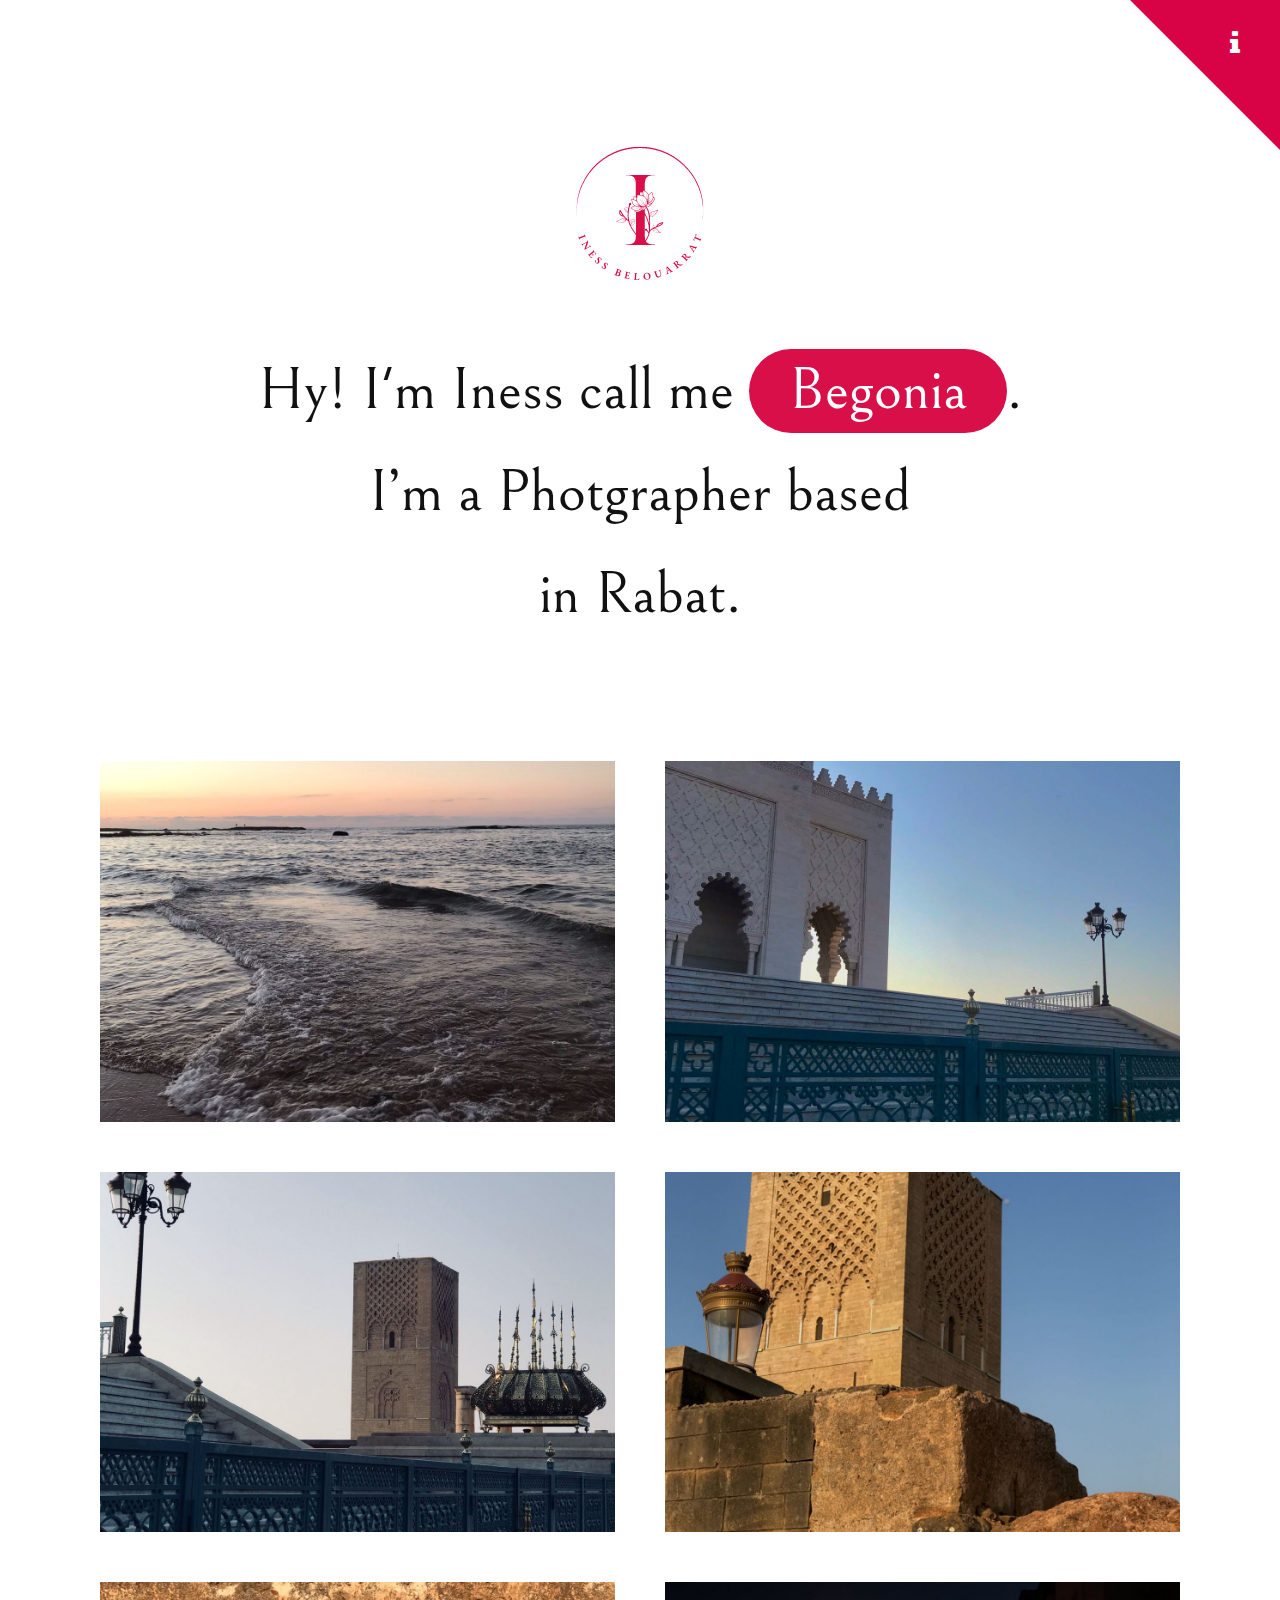
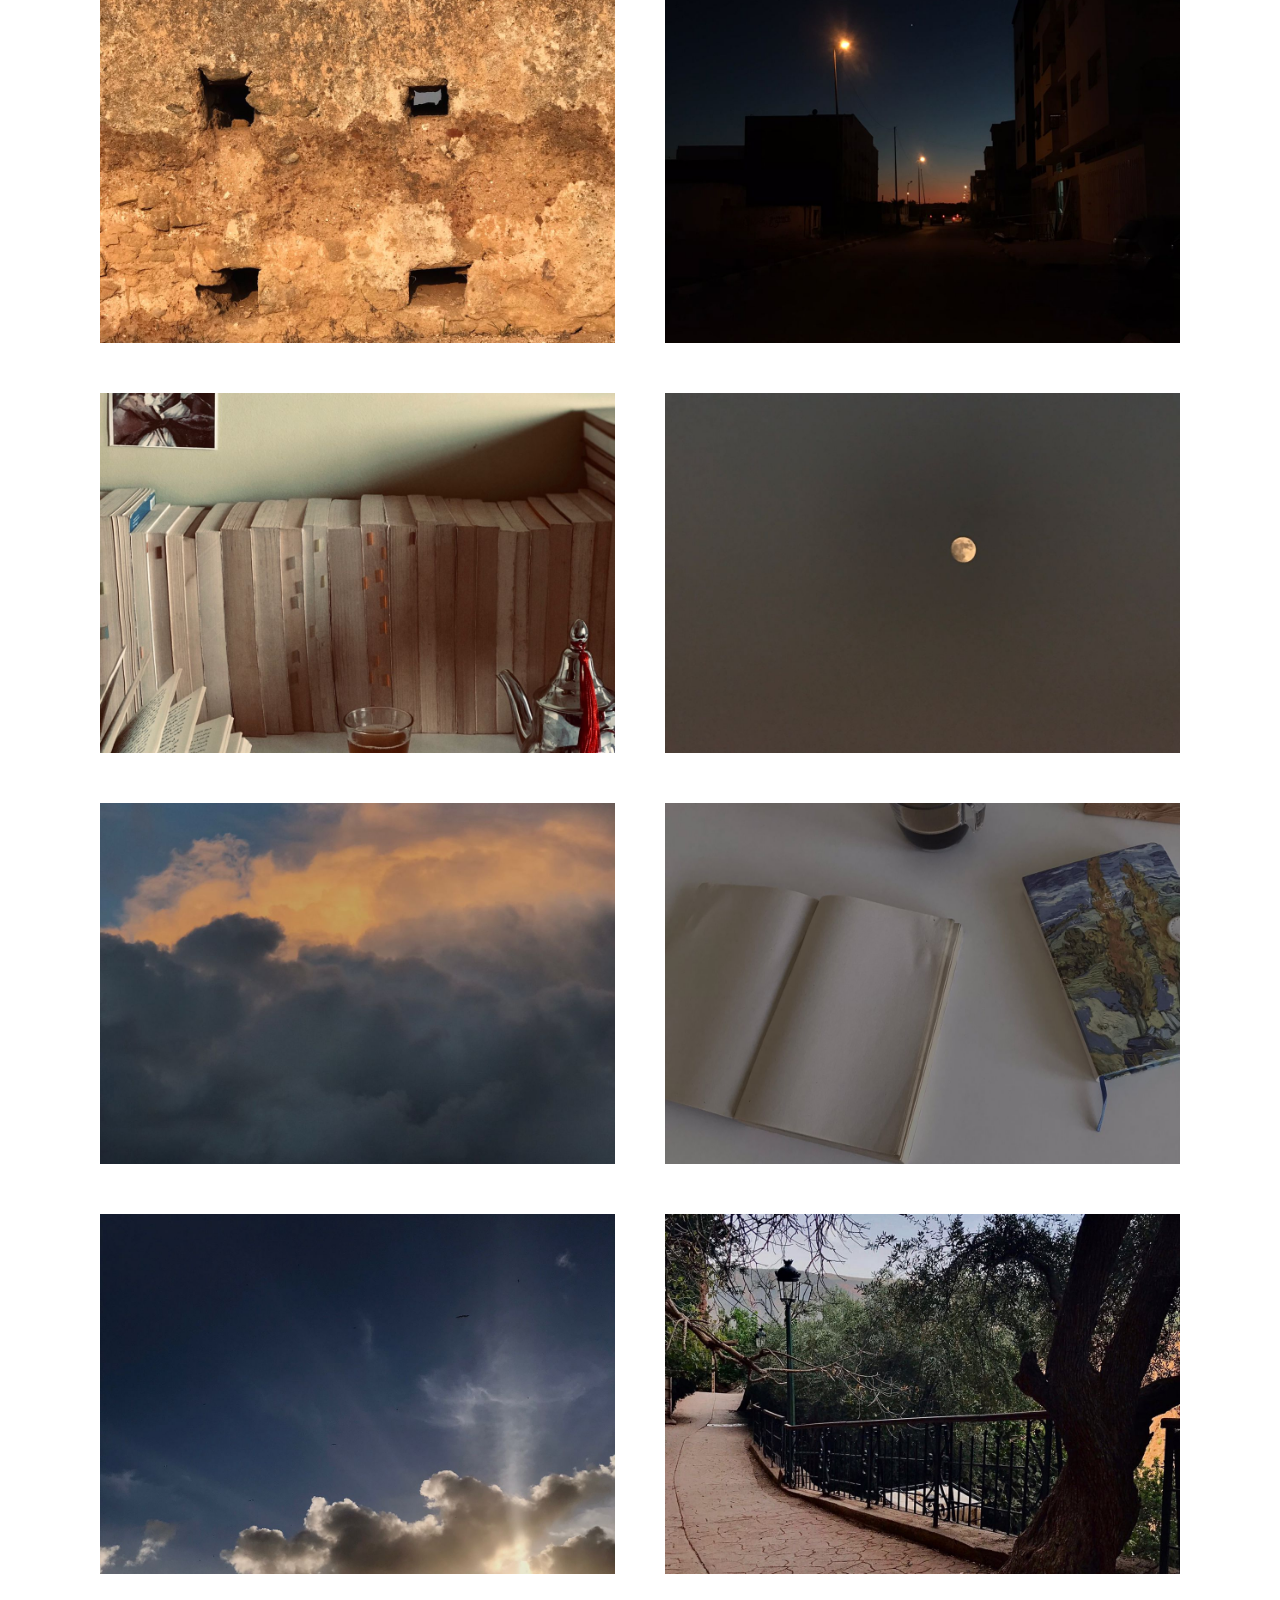
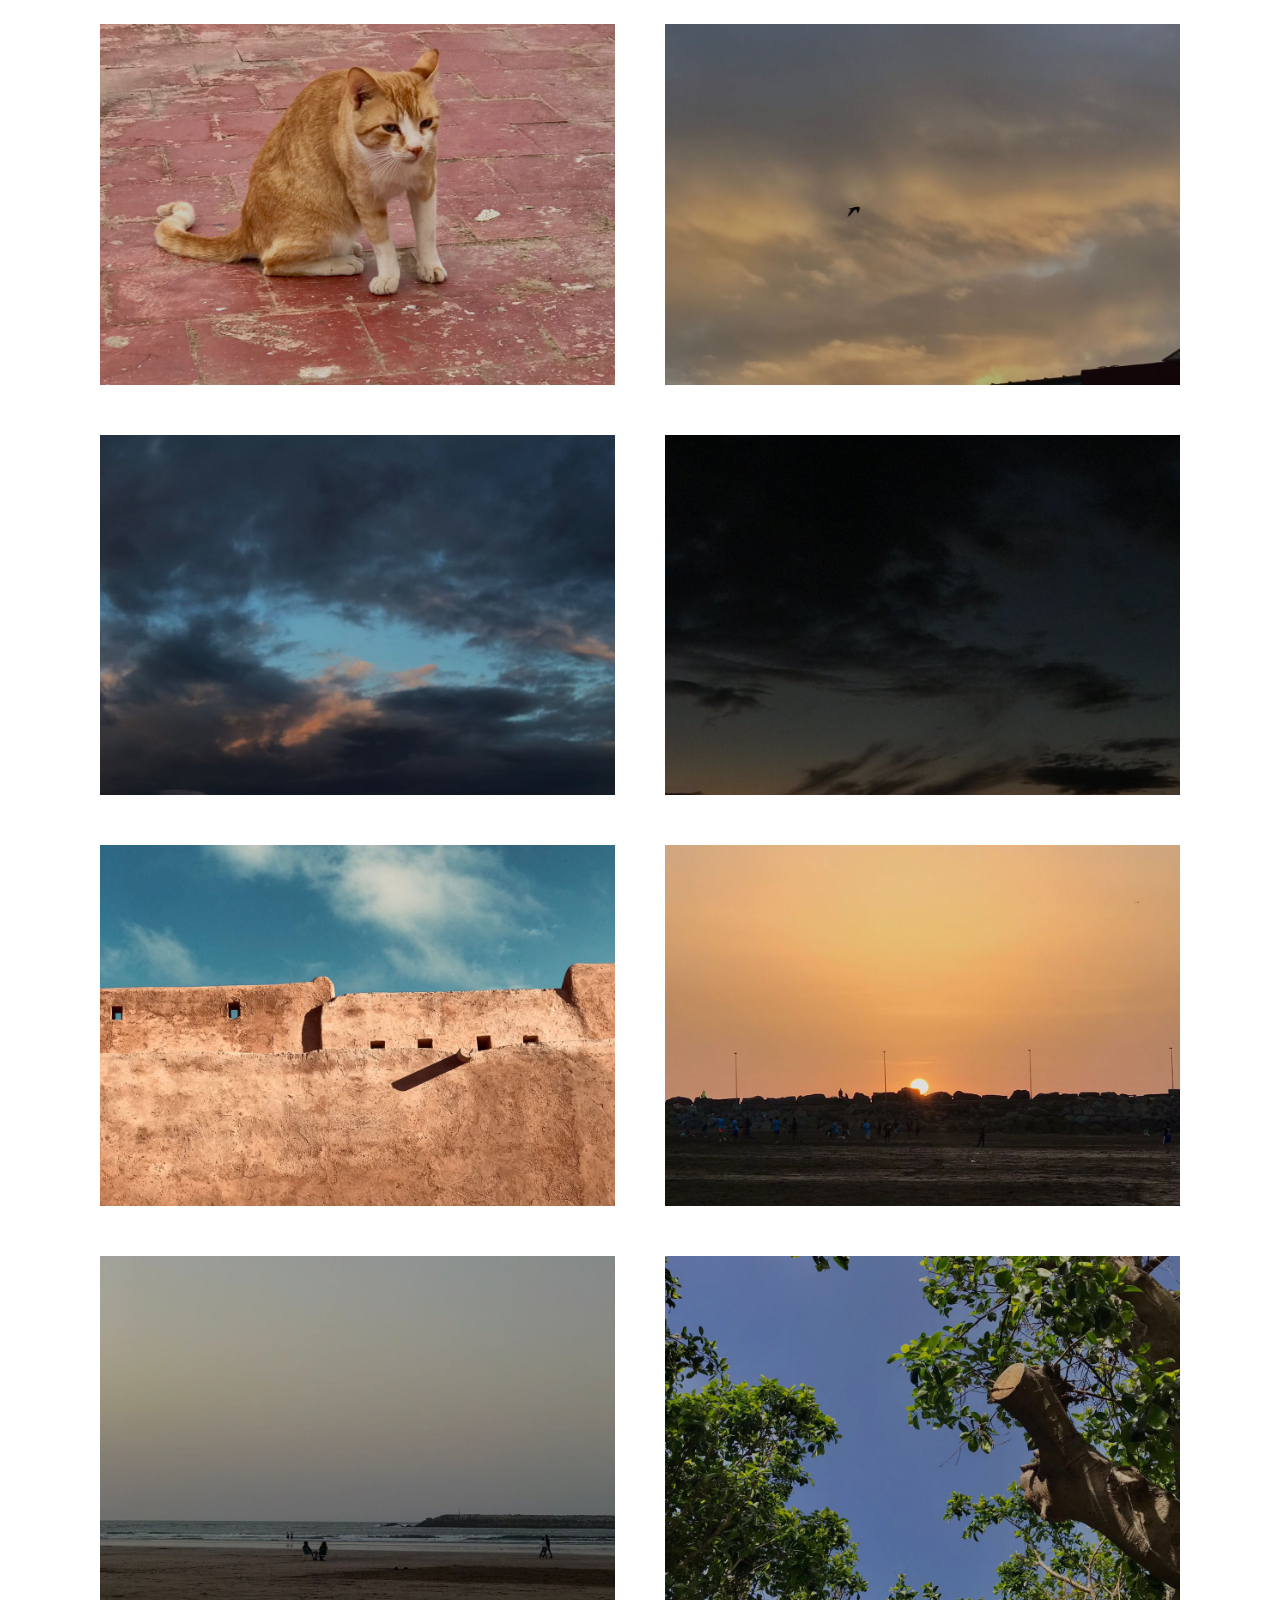
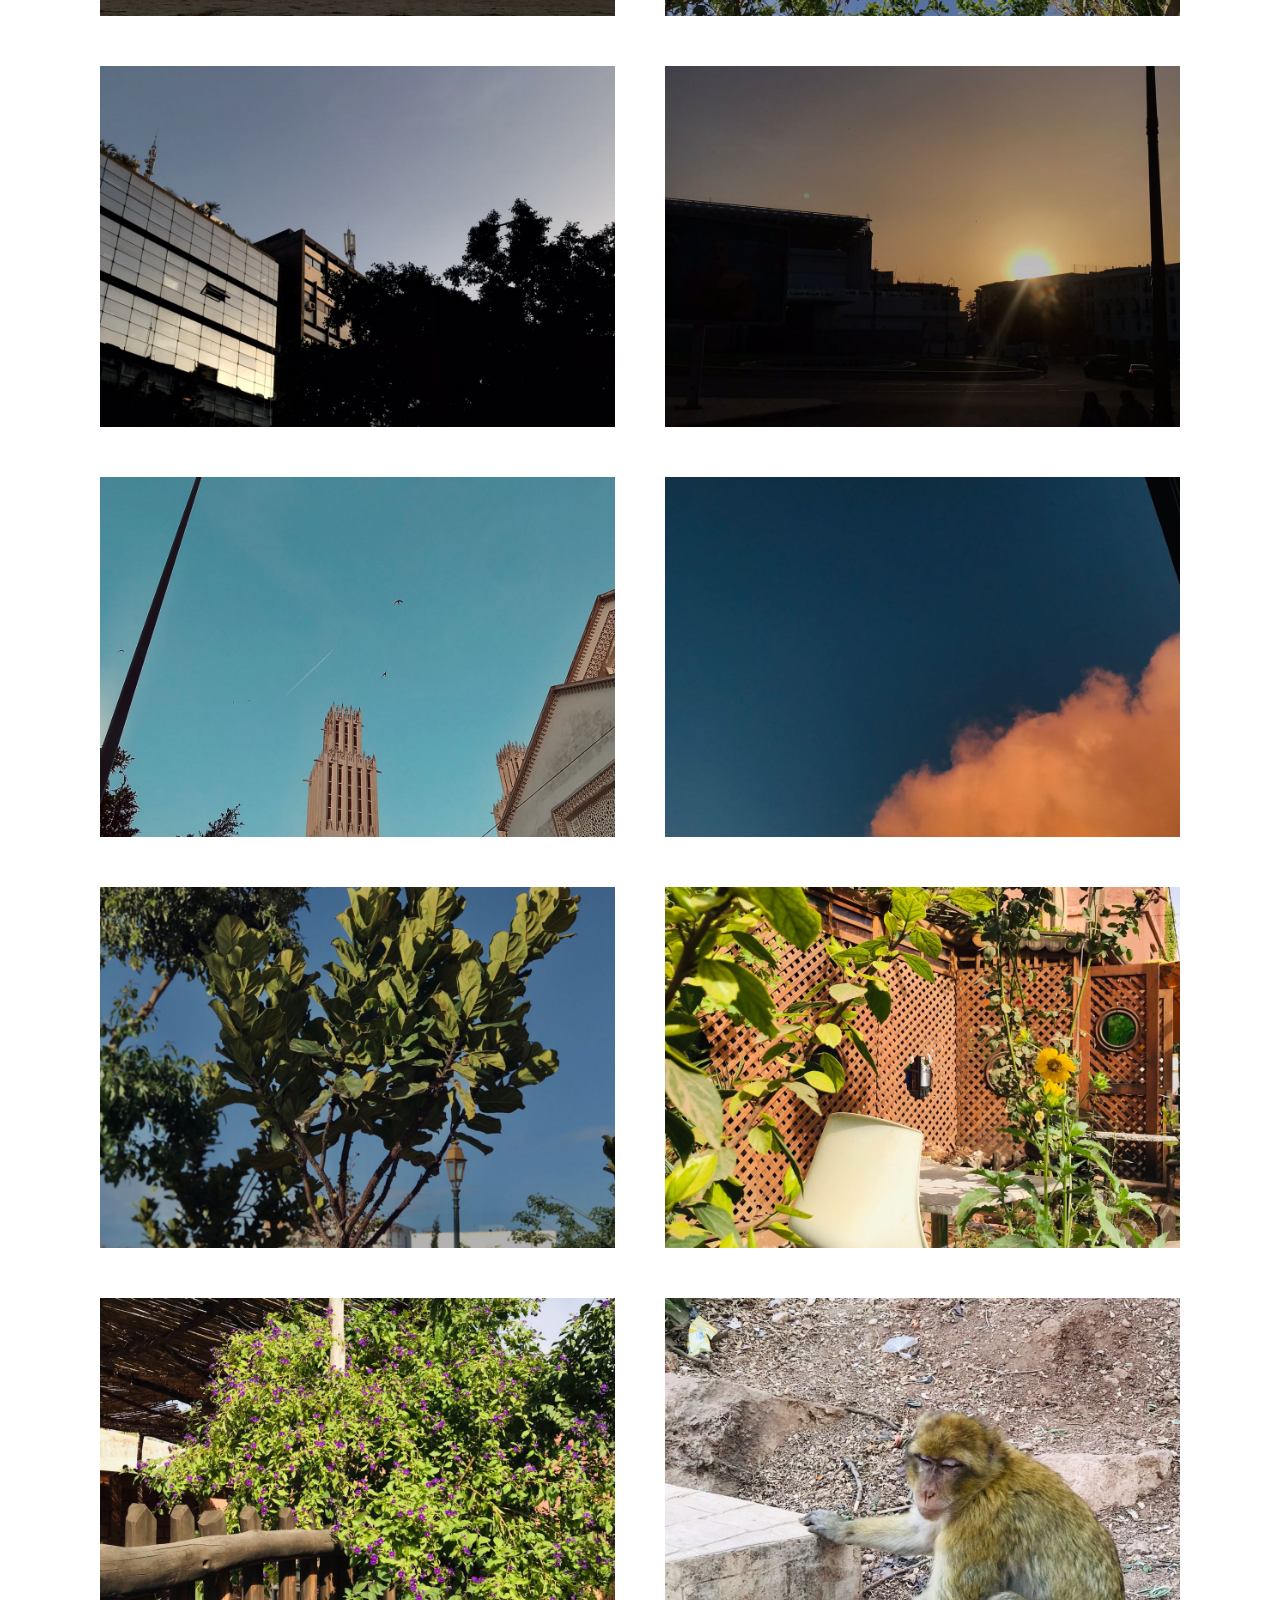
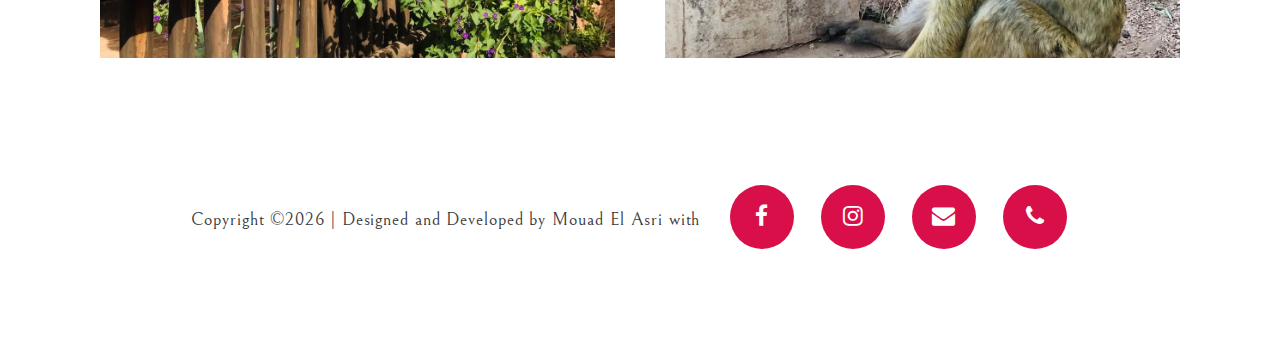
<file: index.html>
<!doctype html>

<html lang="en">


<head>


    <meta charset="utf-8">
    <meta name="robots" content="noodp">
    <meta name="viewport" content="width=device-width, initial-scale=1, maximum-scale=1, user-scalable=no">

    <title>Iness - Personal Portfolio</title>

    <link rel="shortcut icon" href="images/logo/logo.png">

    <link href="https://fonts.googleapis.com/css?family=Bellefair&amp;subset=latin-ext" rel="stylesheet">

    <link rel="stylesheet" type="text/css" href="css/plugins.css">
    <link rel="stylesheet" type="text/css" href="css/main.css">


</head>


<body>


    <div class="preloader">

        <div class="bounce"></div>

    </div>


    <div class="navigation-button">

        <a href="about.html">
            <p><i class="fa fa-info" aria-hidden="true"></i></p>
        </a>

    </div>


    <div class="hero">


        <div class="front-content">

            <img src="images/logo/logo.png" class="img-responsive logo" alt="logo">
            <h1>Hy! I'm Iness call me <span>Begonia</span>.<br>I’m a Photgrapher based<br>in Rabat.</h1>

        </div>


    </div>


    <div class="portfolio">


        <a class="item" href="images/item1.jpeg">

            <i class="fa fa-eye" aria-hidden="true"></i>
            <div class="item-cover" style="background-image: url(images/item1.jpeg)"></div>

        </a>


        <a class="item" href="images/item2.jpeg">

            <i class="fa fa-eye" aria-hidden="true"></i>
            <div class="item-cover" style="background-image: url(images/item2.jpeg)"></div>

        </a>


        <a class="item" href="images/item3.jpeg">

            <i class="fa fa-eye" aria-hidden="true"></i>
            <div class="item-cover" style="background-image: url(images/item3.jpeg)"></div>

        </a>


        <a class="item" href="images/item4.jpeg">

            <i class="fa fa-eye" aria-hidden="true"></i>
            <div class="item-cover" style="background-image: url(images/item4.jpeg)"></div>

        </a>


        <a class="item" href="images/item5.jpeg">

            <i class="fa fa-eye" aria-hidden="true"></i>
            <div class="item-cover" style="background-image: url(images/item5.jpeg)"></div>

        </a>


        <a class="item" href="images/item6.jpeg">

            <i class="fa fa-eye" aria-hidden="true"></i>
            <div class="item-cover" style="background-image: url(images/item6.jpeg)"></div>

        </a>


        <a class="item" href="images/item7.jpeg">

            <i class="fa fa-eye" aria-hidden="true"></i>
            <div class="item-cover" style="background-image: url(images/item7.jpeg)"></div>

        </a>


        <a class="item" href="images/item8.jpeg">

            <i class="fa fa-eye" aria-hidden="true"></i>
            <div class="item-cover" style="background-image: url(images/item8.jpeg)"></div>

        </a>


        <a class="item" href="images/item9.jpeg">

            <i class="fa fa-eye" aria-hidden="true"></i>
            <div class="item-cover" style="background-image: url(images/item9.jpeg)"></div>

        </a>


        <a class="item" href="images/item10.jpeg">

            <i class="fa fa-eye" aria-hidden="true"></i>
            <div class="item-cover" style="background-image: url(images/item10.jpeg)"></div>

        </a>


        <a class="item" href="images/item11.jpeg">

            <i class="fa fa-eye" aria-hidden="true"></i>
            <div class="item-cover" style="background-image: url(images/item11.jpeg)"></div>

        </a>


        <a class="item" href="images/item12.jpeg">

            <i class="fa fa-eye" aria-hidden="true"></i>
            <div class="item-cover" style="background-image: url(images/item12.jpeg)"></div>

        </a>


        <a class="item" href="images/item13.jpeg">

            <i class="fa fa-eye" aria-hidden="true"></i>
            <div class="item-cover" style="background-image: url(images/item13.jpeg)"></div>

        </a>


        <a class="item" href="images/item14.jpeg">

            <i class="fa fa-eye" aria-hidden="true"></i>
            <div class="item-cover" style="background-image: url(images/item14.jpeg)"></div>

        </a>


        <a class="item" href="images/item15.jpeg">

            <i class="fa fa-eye" aria-hidden="true"></i>
            <div class="item-cover" style="background-image: url(images/item15.jpeg)"></div>

        </a>


        <a class="item" href="images/item16.jpeg">

            <i class="fa fa-eye" aria-hidden="true"></i>
            <div class="item-cover" style="background-image: url(images/item16.jpeg)"></div>

        </a>


        <a class="item" href="images/item17.jpeg">

            <i class="fa fa-eye" aria-hidden="true"></i>
            <div class="item-cover" style="background-image: url(images/item17.jpeg)"></div>

        </a>


        <a class="item" href="images/item18.jpeg">

            <i class="fa fa-eye" aria-hidden="true"></i>
            <div class="item-cover" style="background-image: url(images/item18.jpeg)"></div>

        </a>


        <a class="item" href="images/item19.jpeg">

            <i class="fa fa-eye" aria-hidden="true"></i>
            <div class="item-cover" style="background-image: url(images/item19.jpeg)"></div>

        </a>


        <a class="item" href="images/item20.jpeg">

            <i class="fa fa-eye" aria-hidden="true"></i>
            <div class="item-cover" style="background-image: url(images/item20.jpeg)"></div>

        </a>


        <a class="item" href="images/item21.jpeg">

            <i class="fa fa-eye" aria-hidden="true"></i>
            <div class="item-cover" style="background-image: url(images/item21.jpeg)"></div>

        </a>


        <a class="item" href="images/item22.jpeg">

            <i class="fa fa-eye" aria-hidden="true"></i>
            <div class="item-cover" style="background-image: url(images/item22.jpeg)"></div>

        </a>


        <a class="item" href="images/item23.jpeg">

            <i class="fa fa-eye" aria-hidden="true"></i>
            <div class="item-cover" style="background-image: url(images/item23.jpeg)"></div>

        </a>


        <a class="item" href="images/item24.jpeg">

            <i class="fa fa-eye" aria-hidden="true"></i>
            <div class="item-cover" style="background-image: url(images/item24.jpeg)"></div>

        </a>


        <a class="item" href="images/item25.jpeg">

            <i class="fa fa-eye" aria-hidden="true"></i>
            <div class="item-cover" style="background-image: url(images/item25.jpeg)"></div>

        </a>


        <a class="item" href="images/item26.jpeg">

            <i class="fa fa-eye" aria-hidden="true"></i>
            <div class="item-cover" style="background-image: url(images/item26.jpeg)"></div>

        </a>


        <a class="item" href="images/item27.jpeg">

            <i class="fa fa-eye" aria-hidden="true"></i>
            <div class="item-cover" style="background-image: url(images/item27.jpeg)"></div>

        </a>


        <a class="item" href="images/item28.jpeg">

            <i class="fa fa-eye" aria-hidden="true"></i>
            <div class="item-cover" style="background-image: url(images/item28.jpeg)"></div>

        </a>


    </div>


    <div class="footer">


        <div class="footer-inner">

            <p>Copyright &copy;<script>
                    document.write(new Date().getFullYear());
                </script> | Designed and Developed by Mouad El Asri with <i class="icon-heart" aria-hidden="true"></i>
            </p>

            <ul class="social-icons scroll-animated-from-right">

                <li><a href="https://www.facebook.com/oblivion.taleofus"><i class="fa fa-facebook" aria-hidden="true"></i></a></li>
                <li><a href="https://www.instagram.com/iness_begonia/"><i class="fa fa-instagram" aria-hidden="true"></i></a></li>
                <li><a href="mailto:fullcontact3030@gmail.com"><i class="fa fa-envelope" aria-hidden="true"></i></a></li>
                <li><a href="tel:+212 639-820986"><i class="fa fa-phone" aria-hidden="true"></i></a></li>

            </ul>


        </div>


    </div>


    <script type="text/javascript" src="js/plugins.js"></script>
    <script type="text/javascript" src="js/main.js"></script>


</body>


</html>
</file>
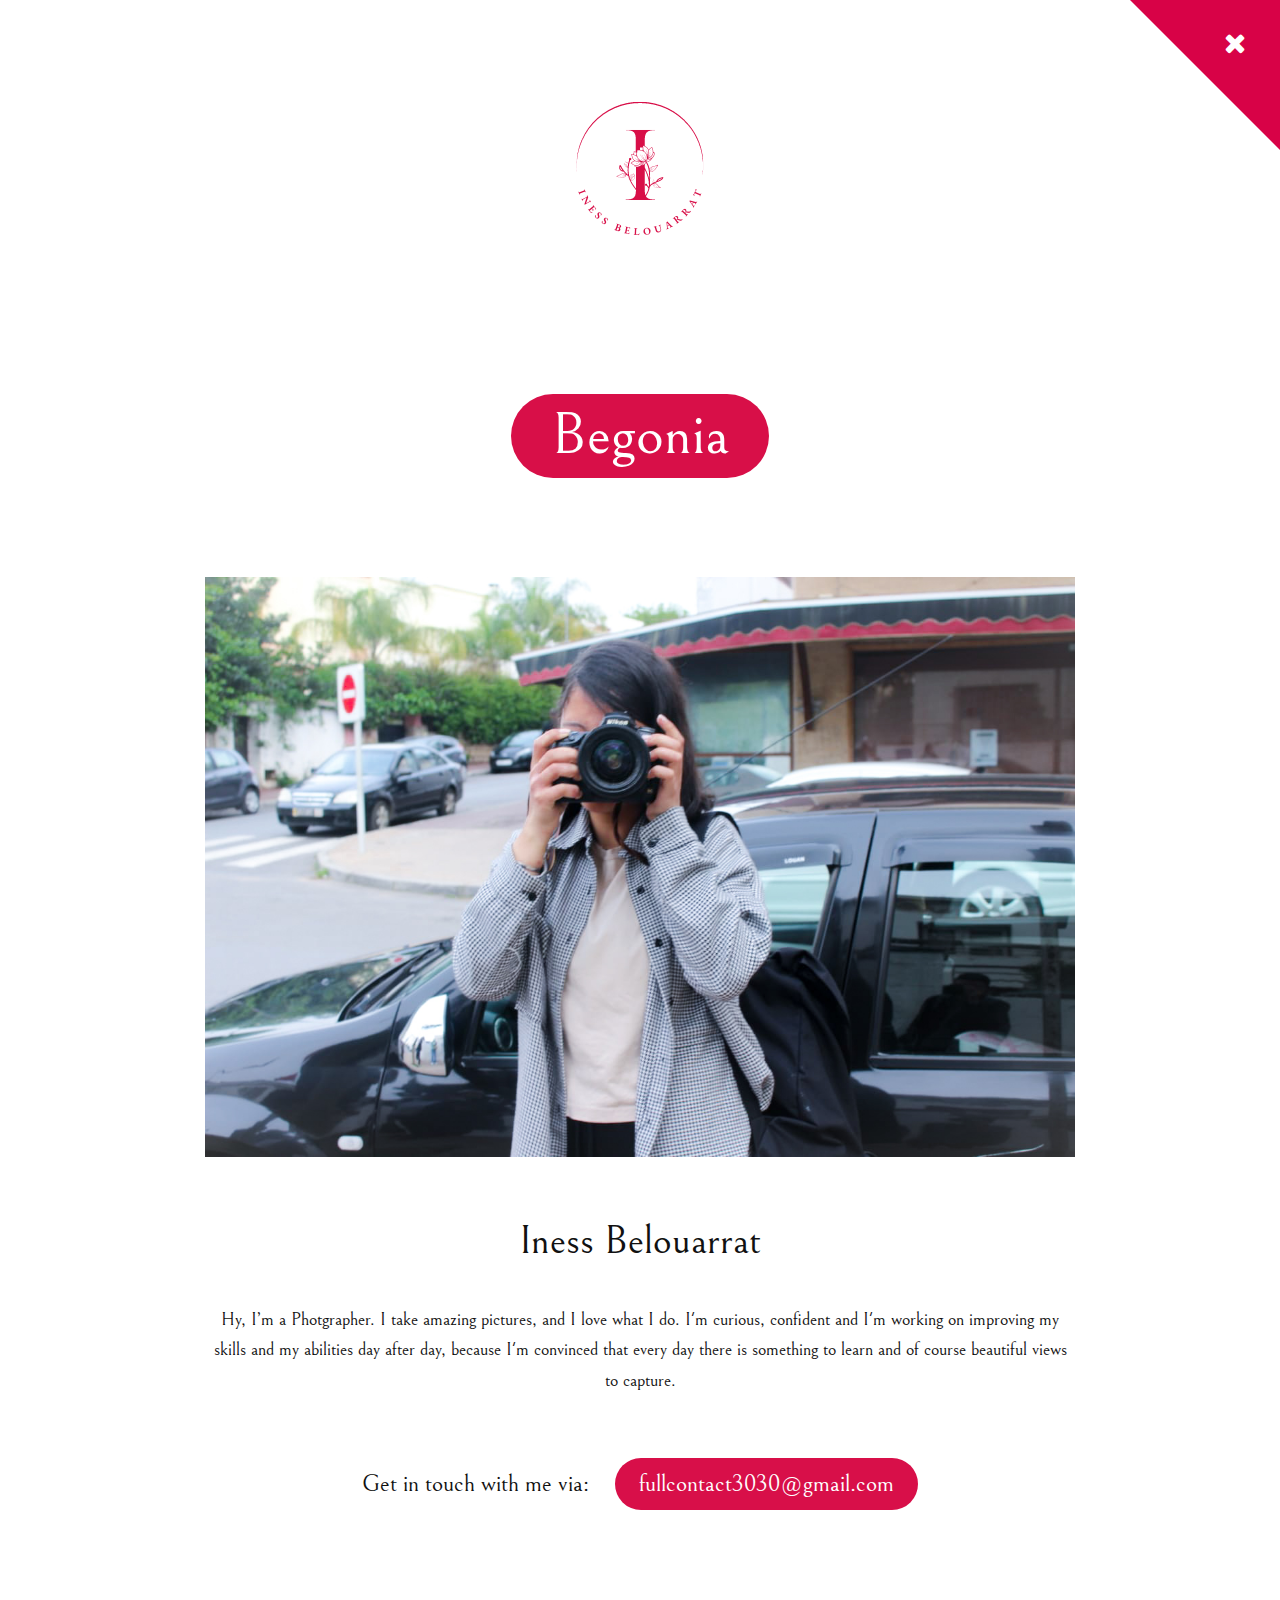
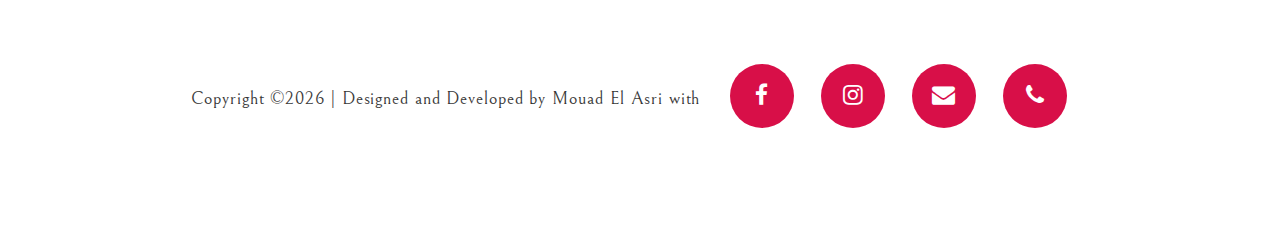
<file: about.html>
<!doctype html>

<html lang="en">


<head>


    <meta charset="utf-8">
    <meta name="robots" content="noodp">
    <meta name="viewport" content="width=device-width, initial-scale=1, maximum-scale=1, user-scalable=no">

    <title>Iness - Personal Portfolio</title>

    <link rel="shortcut icon" href="images/logo/logo.png">

    <link href="https://fonts.googleapis.com/css?family=Bellefair&amp;subset=latin-ext" rel="stylesheet">

    <link rel="stylesheet" type="text/css" href="css/plugins.css">
    <link rel="stylesheet" type="text/css" href="css/main.css">


</head>


<body>


    <div class="preloader">

        <div class="bounce"></div>

    </div>


    <div class="navigation-button">

        <a href="index.html">
            <p><i class="fa fa-close" aria-hidden="true"></i></p>
        </a>

    </div>


    <div class="about">


        <div class="container-fluid">

            <img src="images/logo/logo.png" class="img-responsive logo" alt="logo">

            <div class="hero">
                <div class="front-content">
                    <h1><span>Begonia</span></h1>
                </div>
            </div>

            <img src="images/iness.jpg" class="img-responsive" alt="person">

            <h3>Iness Belouarrat</h3>

            <p>Hy, I’m a Photgrapher. I take amazing pictures, and I love what I do. I'm curious, confident and I'm
                working on improving my skills and my abilities day after day, because I'm convinced that every day
                there is something
                to learn and of course beautiful views to capture.</p>

            <p class="contact">Get in touch with me via: <span><a
                        href="mailto:fullcontact3030@gmail.com">fullcontact3030@gmail.com</a></span></p>


        </div>


    </div>


    <div class="footer">


        <div class="footer-inner">

            <p>Copyright &copy;<script>
                    document.write(new Date().getFullYear());
                </script> | Designed and Developed by Mouad El Asri with <i class="icon-heart" aria-hidden="true"></i>
            </p>
            <ul class="social-icons scroll-animated-from-right">

                <li><a href="https://www.facebook.com/oblivion.taleofus"><i class="fa fa-facebook" aria-hidden="true"></i></a></li>
                <li><a href="https://www.instagram.com/iness_begonia/"><i class="fa fa-instagram" aria-hidden="true"></i></a></li>
                <li><a href="mailto:fullcontact3030@gmail.com"><i class="fa fa-envelope" aria-hidden="true"></i></a></li>
                <li><a href="tel:+212 639-820986"><i class="fa fa-phone" aria-hidden="true"></i></a></li>

            </ul>


        </div>


    </div>


    <script type="text/javascript" src="js/plugins.js"></script>
    <script type="text/javascript" src="js/main.js"></script>


</body>


</html>
</file>
<file: css/main.css>
/* 1. Basic */

html {
    font-size: 10px !important;
}

body {
    font-family: 'Bellefair', serif;
    font-weight: 300;
    font-style: normal;

    overflow-x: hidden;

    color: #111;
    background: #fff;

    -webkit-font-smoothing: antialiased;
}

::-webkit-scrollbar {
    width: 7px;
}

::-webkit-scrollbar-track {
    background: #f1f1f1;
}

::-webkit-scrollbar-thumb {
    background: #d80f48;
}

::-webkit-scrollbar-thumb:hover {
    background: #ac0c39;
}

h1,
h2,
h3,
h4,
h5,
h6,
p,
a {
    font-family: 'Bellefair', serif;
    font-weight: normal;

    color: #111;
}

h1 {
    font-size: 6rem;
}

h2 {
    font-size: 5rem;
}

h3 {
    font-size: 4rem;
}

h4 {
    font-size: 3rem;
}

h5 {
    font-size: 2rem;
}

h6 {
    font-size: 1.8rem;
}

p {
    font-size: 1.8rem;
}

a,
a:hover,
a:focus {
    cursor: pointer;
    -webkit-transition: all 300ms ease;
    -o-transition: all 300ms ease;
    transition: all 300ms ease;
    text-decoration: none;
}

a:hover {
    color: #fff;
}

.navigation-button {
    position: absolute;
    z-index: 10;
    top: 0;
    right: 0;

    cursor: pointer;
}

.navigation-button p {
    font-size: 2.8rem;
    font-weight: 400;
    line-height: 9rem;

    width: 9rem;
    height: 9rem;
    margin: 0;
    padding: 0;

    -webkit-transition: .1s ease;
    -o-transition: .1s ease;
    transition: .1s ease;
    text-align: center;
    letter-spacing: .01em;

    color: #fff;
    border-radius: 100px;
    background: none;
}

.navigation-button p:after {
    position: absolute;
    z-index: -2;
    top: 0;
    right: 0;

    content: '';
    -webkit-transition: .1s ease;
    -o-transition: .1s ease;
    transition: .1s ease;

    border-width: 0 15rem 15rem 0;
    border-style: solid;
    border-color: transparent #d80247 transparent transparent;
}

.navigation-button p:hover:after {
    border-color: transparent #111 transparent transparent;
}

@media (max-width:700px) {
    html {
        font-size: 8px !important;
    }
}

@media (max-width:500px) {
    html {
        font-size: 6px !important;
    }
}

@media (orientation:landscape) and (max-height:420px) {
    html {
        font-size: 8px !important;
    }
}



/* 2. Preloader */

.preloader {
    position: fixed;
    z-index: 100000;
    bottom: 0;
    left: 0;

    overflow: hidden;

    width: 100%;
    height: 100%;

    opacity: 1;
    background: #fff;
}

.preloader.hide-preloader {
    -webkit-transition: .8s ease .3s;
    -o-transition: .8s ease .3s;
    transition: .8s ease .3s;
    pointer-events: none;

    opacity: 0;
}

.preloader .bounce {
    position: absolute;
    top: 50%;
    left: 50%;

    display: block;

    width: 60px;
    height: 60px;
    margin-top: -30px;
    margin-left: -30px;

    -webkit-animation: spinner-pulse .6s infinite ease-in-out;
    animation: spinner-pulse .6s infinite ease-in-out;
    text-align: center;

    opacity: 1;
    border-radius: 100%;
    background-color: #d80f48;
}

.preloader.hide-preloader .bounce {
    -webkit-transition: .3s ease;
    -o-transition: .3s ease;
    transition: .3s ease;

    opacity: 0;
}

@-webkit-keyframes spinner-pulse {
    0% {
        -webkit-transform: scale(0);
    }

    100% {
        -webkit-transform: scale(1.0);

        opacity: 0;
    }
}

@keyframes spinner-pulse {
    0% {
        -webkit-transform: scale(0);
        transform: scale(0);
    }

    100% {
        -webkit-transform: scale(1.0);
        transform: scale(1.0);

        opacity: 0;
    }
}



/* 3. Hero */

.hero {
    position: relative;
    top: 0;
    left: 0;

    width: 100%;
}

.hero .animation-container {
    -webkit-transition: .5s ease;
    -o-transition: .5s ease;
    transition: .5s ease;
}

.hero .animation-container.animation-fade {
    opacity: 0;
}

.hero .animation-container.animation-fade.run-animation {
    opacity: 1;
}

.hero .animation-container.animation-fade-up {
    -webkit-transform: translateY(10vh);
    -ms-transform: translateY(10vh);
    transform: translateY(10vh);

    opacity: 0;
}

.hero .animation-container.animation-fade-up.run-animation {
    -webkit-transform: translateY(0);
    -ms-transform: translateY(0);
    transform: translateY(0);

    opacity: 1;
}

.hero .animation-container.animation-fade-down {
    -webkit-transform: translateY(-10vh);
    -ms-transform: translateY(-10vh);
    transform: translateY(-10vh);

    opacity: 0;
}

.hero .animation-container.animation-fade-down.run-animation {
    -webkit-transform: translateY(0);
    -ms-transform: translateY(0);
    transform: translateY(0);

    opacity: 1;
}

.hero .animation-container.animation-fade-left {
    -webkit-transform: translateX(10vh);
    -ms-transform: translateX(10vh);
    transform: translateX(10vh);

    opacity: 0;
}

.hero .animation-container.animation-fade-left.run-animation {
    -webkit-transform: translateX(0);
    -ms-transform: translateX(0);
    transform: translateX(0);

    opacity: 1;
}

.hero .animation-container.animation-fade-right {
    -webkit-transform: translateX(-10vh);
    -ms-transform: translateX(-10vh);
    transform: translateX(-10vh);

    opacity: 0;
}

.hero .animation-container.animation-fade-right.run-animation {
    -webkit-transform: translateX(0);
    -ms-transform: translateX(0);
    transform: translateX(0);

    opacity: 1;
}



/* 4. Hero --> Front Content */

.hero .front-content {
    position: absolute;
    z-index: 2;
    top: 0;
    left: 0;

    width: 100%;
    height: 100%;
}

.hero .front-content {
    position: relative;
    left: 0;

    width: 100%;
    margin: 10vh 0 10vh 0;
    padding: 0 30px;

    text-align: center;
}

.hero .front-content .logo {
    font-weight: bold;

    margin: 0 auto 0 auto;
}

.hero .front-content h1 {
    line-height: 1.7em;

    margin: 0;
}

.hero .front-content h1 span {
    line-height: 1.4em;

    display: inline-block;

    padding: 0 4rem;

    color: #fff;
    border-radius: 100px;
    background: #d80f48;
}



/* 5. Portfolio */

.portfolio {
    font-size: 0;

    max-width: 1190px;
    margin: 0 auto;
    padding: 0 30px;
}

.portfolio .item {
    position: relative;

    display: inline-block;
    overflow: hidden;

    width: 50%;
    margin: 0;
    padding: 0;

    border: 2.5rem solid #fff;
    background: #111;
}

.portfolio .item:before {
    display: block;

    padding-top: 70%;

    content: '';
}

.portfolio .item:last-child {
    margin-bottom: 0;
}

.portfolio .item .item-cover {
    position: absolute;
    top: 0;
    left: 0;

    width: 100%;
    height: 100%;

    background-position: center;
    background-size: cover;
}

.portfolio .item i {
    font-size: 2.5rem;
    line-height: 6rem;

    position: absolute;
    z-index: 10;
    top: 0;
    right: 0;
    right: 0;

    width: 6rem;
    height: 6rem;
    padding: 0;

    -webkit-transition: .1s ease;
    -o-transition: .1s ease;
    transition: .1s ease;
    text-align: center;

    opacity: 0;
    color: #fff;
    border-radius: 100%;
}

.portfolio .item:hover i {
    opacity: 1;
}

.portfolio .item i:after {
    position: absolute;
    z-index: -2;
    top: 0;
    right: 0;

    content: '';
    -webkit-transition: .1s ease;
    -o-transition: .1s ease;
    transition: .1s ease;

    border-width: 0 10rem 10rem 0;
    border-style: solid;
    border-color: transparent #d80247 transparent transparent;
}

.featherlight .featherlight-content {
    overflow: visible;

    max-height: 94%;
    padding: 0;

    border-bottom: 0 solid transparent;
}

.featherlight .featherlight-close-icon {
    font-size: 2.5rem;
    line-height: 7rem;

    position: fixed;
    top: 3rem;
    right: 3rem;

    width: 7rem;
    height: 7rem;

    color: #fff;
    border-radius: 100%;
    outline: none !important;
    background: rgba(255, 255, 255, .4);
}

.featherlight .featherlight-close-icon:hover {
    background: #d80f48;
}

.featherlight-next,
.featherlight-previous {
    font: normal normal normal 14px/1 FontAwesome;
    font-size: 2rem;
    line-height: 7rem;

    position: fixed;
    top: 50%;
    right: 3rem;
    bottom: auto;
    left: auto;

    display: block;

    width: 7rem;
    height: 7rem;

    -webkit-transform: translateY(-50%);
    -ms-transform: translateY(-50%);
    transform: translateY(-50%);
    text-align: center;

    color: #fff;
    border-radius: 100%;
    background: rgba(255, 255, 255, .4);
}

.featherlight-next:before {
    font-size: 2rem;

    content: '\f178';
}

.featherlight-previous:before {
    font-size: 2rem;

    content: '\f177';
}

.featherlight-next:hover,
.featherlight-previous:hover {
    background: #d80f48;
}

.featherlight-previous {
    right: auto;
    left: 3rem;
}

.featherlight-next span,
.featherlight-previous span {
    display: none !important;
}

@media (max-width:1200px) {
    .portfolio .item {
        position: relative;

        display: inline-block;
        overflow: hidden;

        width: 100%;
        margin: 0;
        padding: 0;

        border: 2.5rem solid #fff;
        background: #111;
    }
}



/* 6. Footer */

.footer {
    overflow: hidden;

    padding: 10rem 2.5rem;

    text-align: center;
}

.footer p {
    font-size: 1.8rem;

    display: inline-block;

    margin: 0;
    margin-right: 1.4em;
    padding: 2.4rem 0;

    vertical-align: middle;
    letter-spacing: .05em;

    opacity: .85;
}

.footer p a {
    border-bottom: 1px solid #ccc;
}

.footer p a:hover {
    color: #111;
}

.footer .social-icons {
    display: inline-block;

    margin: 0;
    padding: 0;

    list-style: none;

    vertical-align: middle;
}

.footer .social-icons li {
    font-size: 2.3rem;
    line-height: 6.4rem;
    line-height: 6.4rem;

    position: relative;

    display: inline-block;
    overflow: hidden;

    width: 6.4rem;
    height: 6.4rem;
    margin: 0;
    margin-right: 1em;

    -webkit-transition: .1s ease;
    -o-transition: .1s ease;
    transition: .1s ease;
    text-align: center;

    color: #fff;
    border-radius: 100%;
    background: #d80f48;
}

.footer .social-icons li:hover {
    background: #111;
}

.footer .social-icons li a {
    font-size: inherit;

    display: block;

    color: #fff;
    border: none;
}



/* 7. Page --> About */

.about {
    margin: 5vh 0 0 0;
    text-align: center;
}

.about .container-fluid {
    max-width: 900px;
    margin: 0 auto;
}

.about img {
    margin-bottom: 6rem;
    margin-left: auto;
    margin-right: auto;
}

.about h3 {
    line-height: 1.2em;

    margin-bottom: 1em;
}

.about p {
    line-height: 1.7em;

    margin-bottom: 2.4em;
}

.about .contact {
    font-size: 2.4rem;

    margin-top: 2.8em;
}

.about .contact span {
    font-size: inherit;

    margin-left: .8em;
    padding: .5em 1em;

    color: #fff;
    border-radius: 100px;
    background: #d80f49;
}

span a {
    color: #fff;
}
</file>
